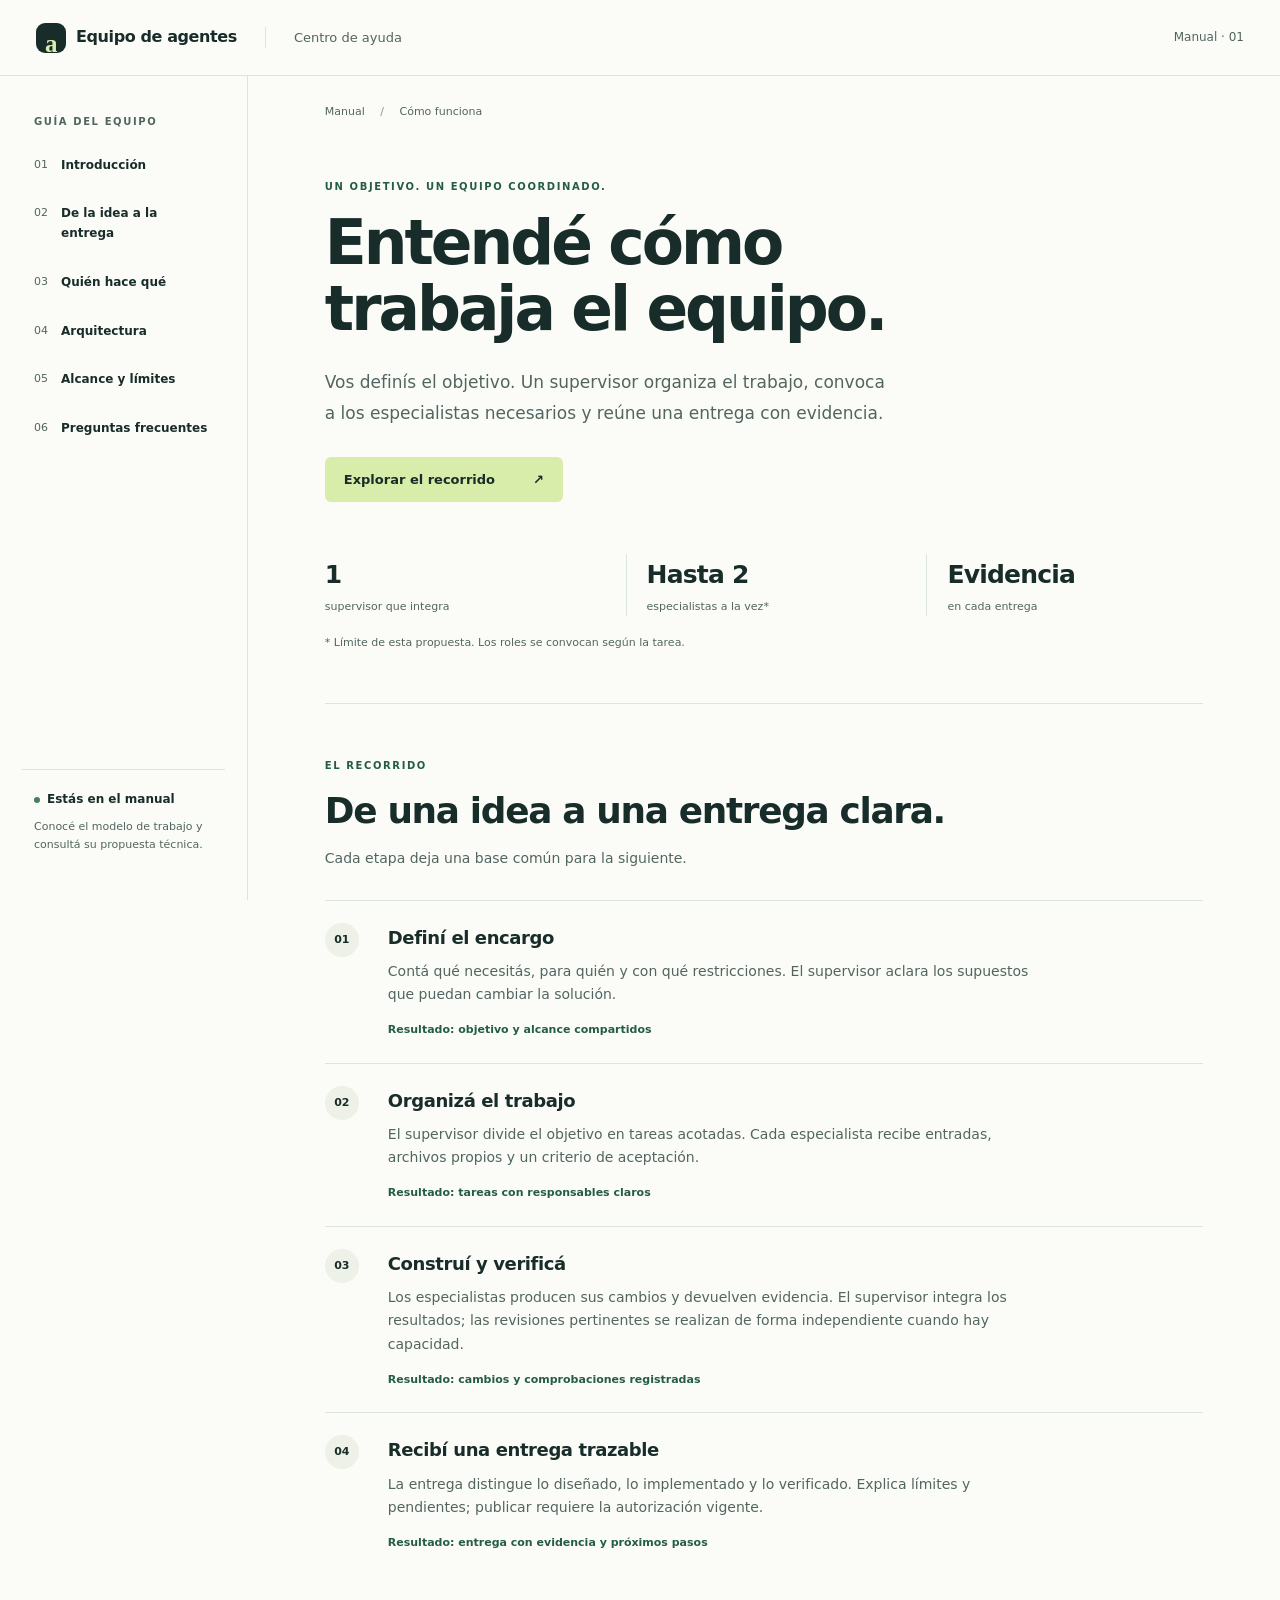
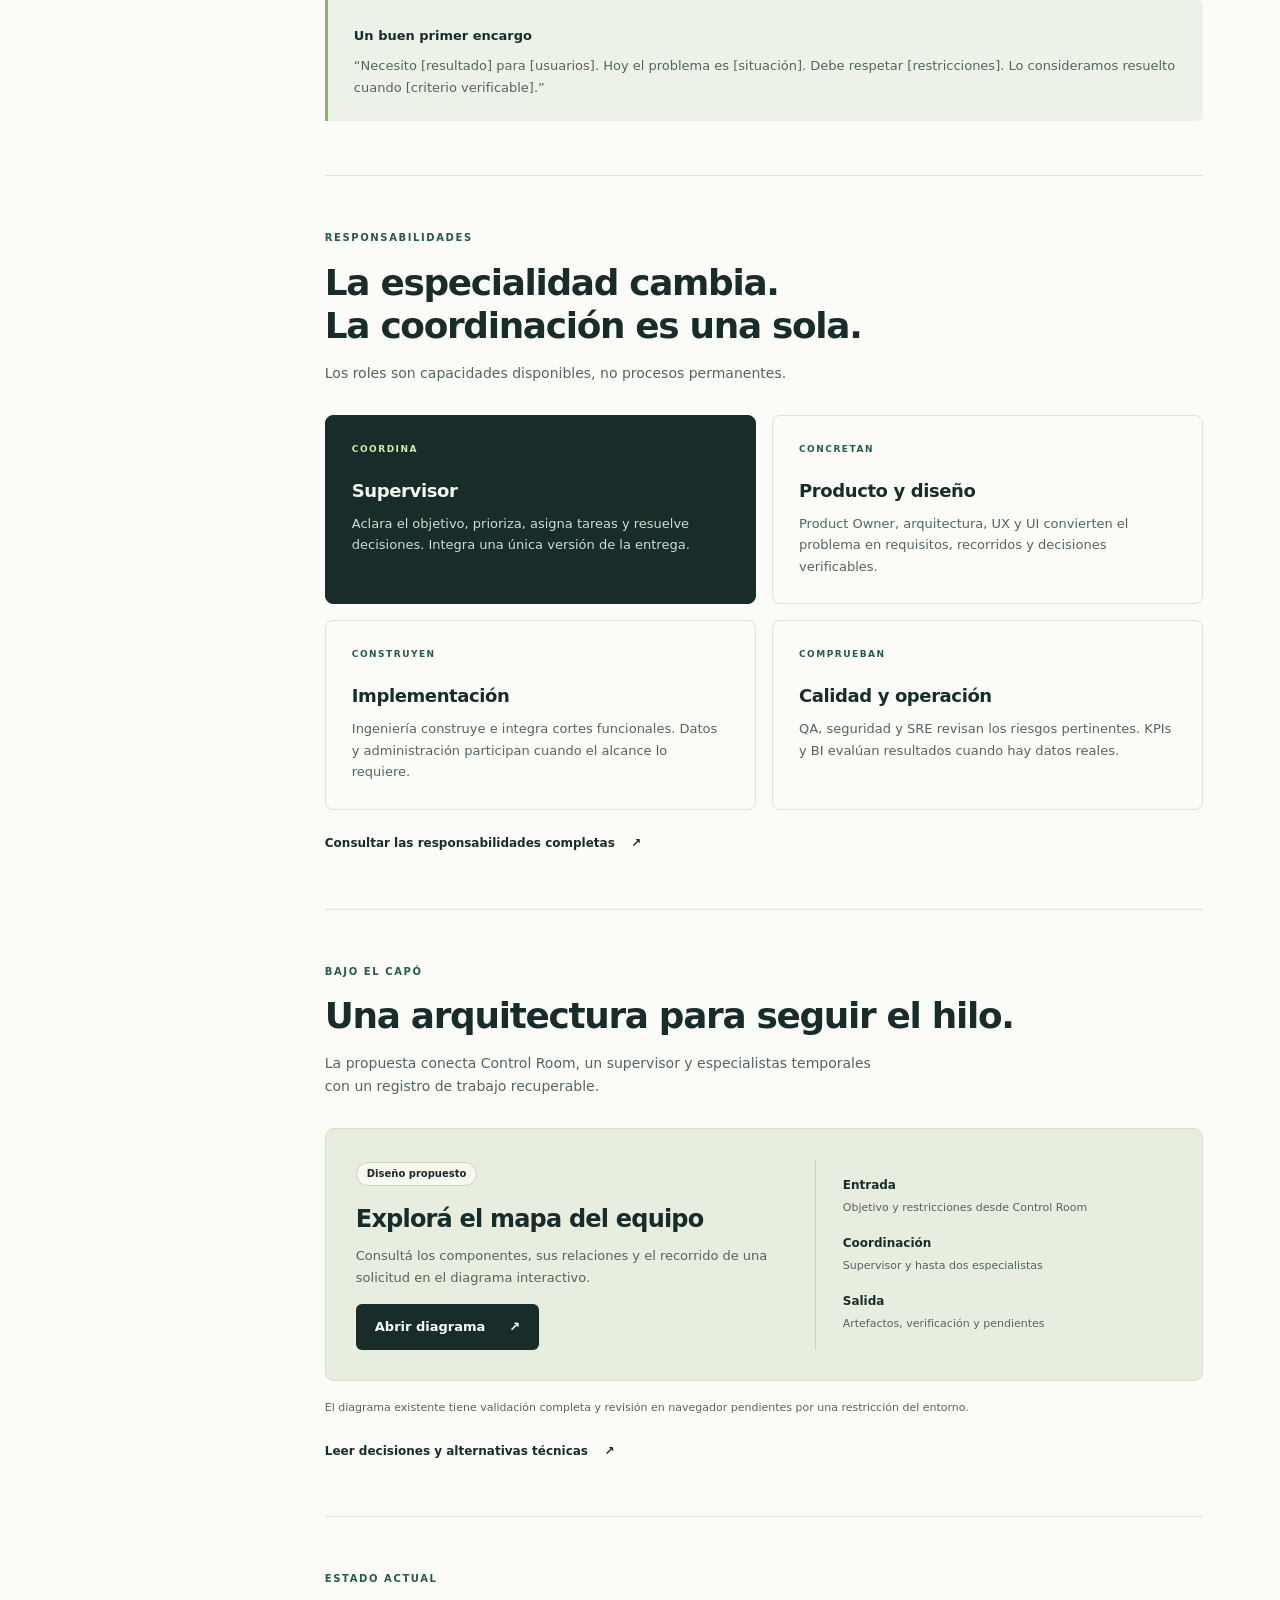
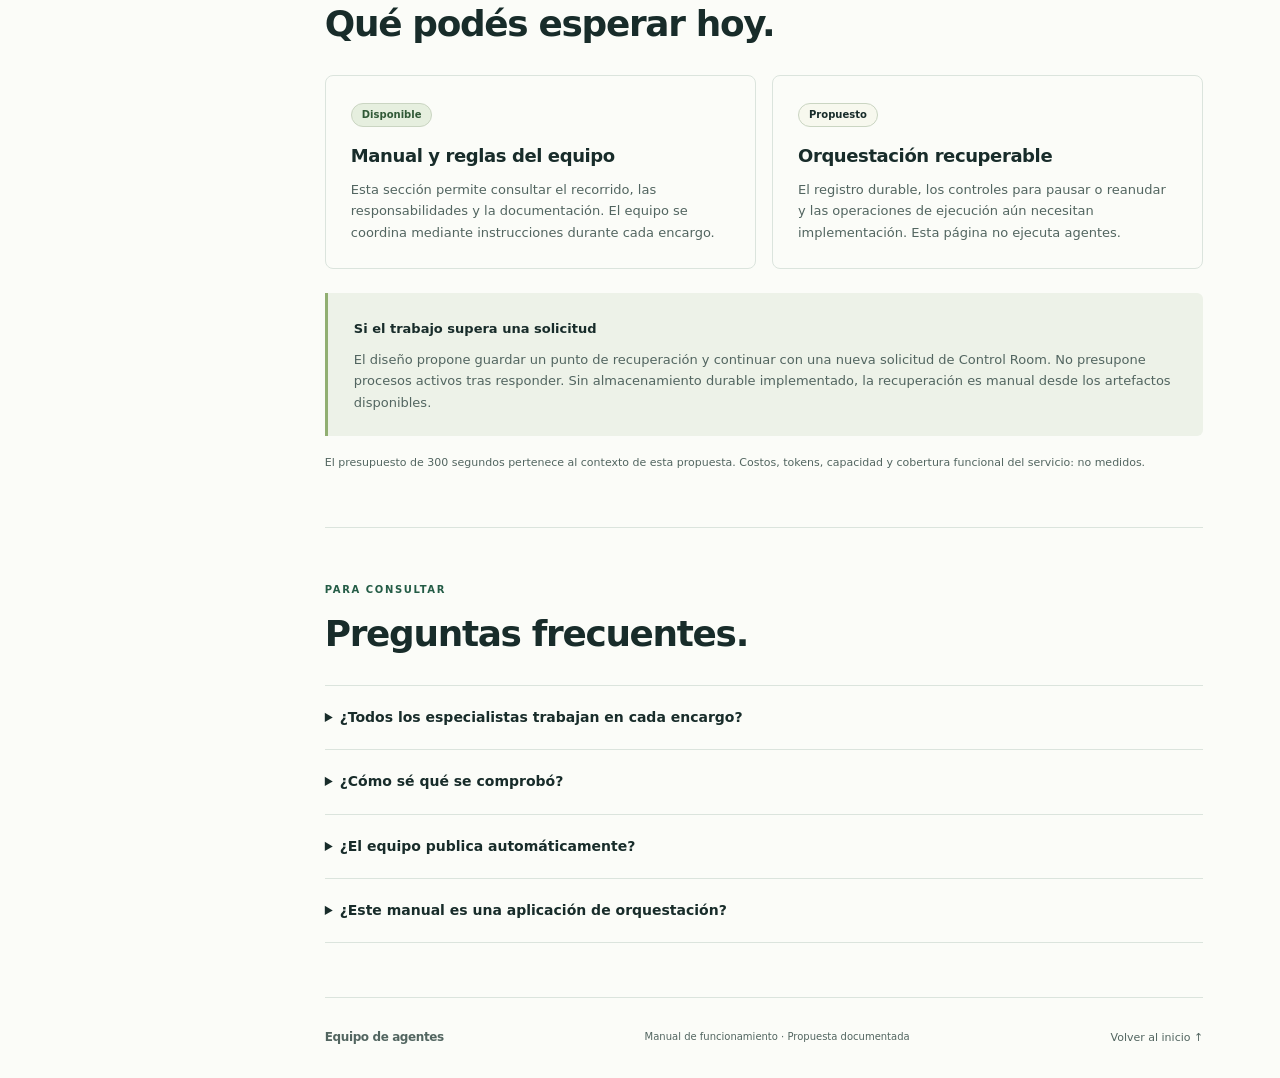
<file: index.html>
<!doctype html>
<html lang="es">
<head>
  <meta charset="utf-8">
  <meta name="viewport" content="width=device-width, initial-scale=1">
  <meta name="description" content="Manual del equipo de agentes: del objetivo a una entrega con evidencia.">
  <title>Cómo funciona · Equipo de agentes</title>
  <link rel="stylesheet" href="manual.css">
</head>
<body>
<a class="skip-link" href="#contenido">Saltar al contenido</a>
<header class="topbar"><a class="brand" href="#inicio" aria-label="Equipo de agentes, inicio"><span class="brand-icon" aria-hidden="true">a</span> Equipo de agentes</a><span class="header-label">Centro de ayuda</span><span class="version">Manual · 01</span></header>
<div class="app-layout">
  <aside class="sidebar">
    <p class="eyebrow">GUÍA DEL EQUIPO</p>
    <nav aria-label="Secciones del manual">
      <a href="#inicio">01 <span>Introducción</span></a>
      <a href="#recorrido">02 <span>De la idea a la entrega</span></a>
      <a href="#roles">03 <span>Quién hace qué</span></a>
      <a href="#arquitectura">04 <span>Arquitectura</span></a>
      <a href="#limites">05 <span>Alcance y límites</span></a>
      <a href="#preguntas">06 <span>Preguntas frecuentes</span></a>
    </nav>
    <div class="sidebar-note"><span class="status-dot" aria-hidden="true"></span><strong>Estás en el manual</strong><p>Conocé el modelo de trabajo y consultá su propuesta técnica.</p></div>
  </aside>
  <main id="contenido">
    <section class="hero" id="inicio" aria-labelledby="titulo">
      <p class="breadcrumb">Manual <span aria-hidden="true">/</span> Cómo funciona</p>
      <p class="eyebrow accent">UN OBJETIVO. UN EQUIPO COORDINADO.</p>
      <h1 id="titulo">Entendé cómo<br>trabaja el equipo.</h1>
      <p class="intro">Vos definís el objetivo. Un supervisor organiza el trabajo, convoca a los especialistas necesarios y reúne una entrega con evidencia.</p>
      <a class="button" href="#recorrido">Explorar el recorrido <span aria-hidden="true">↗</span></a>
      <div class="hero-facts"><div><strong>1</strong><span>supervisor que integra</span></div><div><strong>Hasta 2</strong><span>especialistas a la vez*</span></div><div><strong>Evidencia</strong><span>en cada entrega</span></div></div>
      <p class="footnote">* Límite de esta propuesta. Los roles se convocan según la tarea.</p>
    </section>
    <section class="section" id="recorrido" aria-labelledby="recorrido-titulo">
      <div class="section-heading"><p class="eyebrow">EL RECORRIDO</p><h2 id="recorrido-titulo">De una idea a una entrega clara.</h2><p>Cada etapa deja una base común para la siguiente.</p></div>
      <ol class="steps">
        <li><span class="step-number">01</span><div><h3>Definí el encargo</h3><p>Contá qué necesitás, para quién y con qué restricciones. El supervisor aclara los supuestos que puedan cambiar la solución.</p><span class="step-output">Resultado: objetivo y alcance compartidos</span></div></li>
        <li><span class="step-number">02</span><div><h3>Organizá el trabajo</h3><p>El supervisor divide el objetivo en tareas acotadas. Cada especialista recibe entradas, archivos propios y un criterio de aceptación.</p><span class="step-output">Resultado: tareas con responsables claros</span></div></li>
        <li><span class="step-number">03</span><div><h3>Construí y verificá</h3><p>Los especialistas producen sus cambios y devuelven evidencia. El supervisor integra los resultados; las revisiones pertinentes se realizan de forma independiente cuando hay capacidad.</p><span class="step-output">Resultado: cambios y comprobaciones registradas</span></div></li>
        <li><span class="step-number">04</span><div><h3>Recibí una entrega trazable</h3><p>La entrega distingue lo diseñado, lo implementado y lo verificado. Explica límites y pendientes; publicar requiere la autorización vigente.</p><span class="step-output">Resultado: entrega con evidencia y próximos pasos</span></div></li>
      </ol>
      <aside class="callout"><strong>Un buen primer encargo</strong><p>“Necesito [resultado] para [usuarios]. Hoy el problema es [situación]. Debe respetar [restricciones]. Lo consideramos resuelto cuando [criterio verificable].”</p></aside>
    </section>
    <section class="section" id="roles" aria-labelledby="roles-titulo"><div class="section-heading"><p class="eyebrow">RESPONSABILIDADES</p><h2 id="roles-titulo">La especialidad cambia.<br>La coordinación es una sola.</h2><p>Los roles son capacidades disponibles, no procesos permanentes.</p></div><div class="role-grid">
      <article class="role-card primary"><span class="role-label">COORDINA</span><h3>Supervisor</h3><p>Aclara el objetivo, prioriza, asigna tareas y resuelve decisiones. Integra una única versión de la entrega.</p></article>
      <article class="role-card"><span class="role-label">CONCRETAN</span><h3>Producto y diseño</h3><p>Product Owner, arquitectura, UX y UI convierten el problema en requisitos, recorridos y decisiones verificables.</p></article>
      <article class="role-card"><span class="role-label">CONSTRUYEN</span><h3>Implementación</h3><p>Ingeniería construye e integra cortes funcionales. Datos y administración participan cuando el alcance lo requiere.</p></article>
      <article class="role-card"><span class="role-label">COMPRUEBAN</span><h3>Calidad y operación</h3><p>QA, seguridad y SRE revisan los riesgos pertinentes. KPIs y BI evalúan resultados cuando hay datos reales.</p></article>
    </div><a class="text-link" href="EQUIPO.md">Consultar las responsabilidades completas <span aria-hidden="true">↗</span></a></section>
    <section class="section" id="arquitectura" aria-labelledby="arquitectura-titulo"><div class="section-heading"><p class="eyebrow">BAJO EL CAPÓ</p><h2 id="arquitectura-titulo">Una arquitectura para seguir el hilo.</h2><p>La propuesta conecta Control Room, un supervisor y especialistas temporales con un registro de trabajo recuperable.</p></div>
      <div class="architecture-card"><div><span class="tag">Diseño propuesto</span><h3>Explorá el mapa del equipo</h3><p>Consultá los componentes, sus relaciones y el recorrido de una solicitud en el diagrama interactivo.</p><a class="button dark" href=".archify/architecture-equipo-20261024/equipo.html">Abrir diagrama <span aria-hidden="true">↗</span></a></div><div class="architecture-summary"><p><strong>Entrada</strong> Objetivo y restricciones desde Control Room</p><p><strong>Coordinación</strong> Supervisor y hasta dos especialistas</p><p><strong>Salida</strong> Artefactos, verificación y pendientes</p></div></div>
      <p class="footnote">El diagrama existente tiene validación completa y revisión en navegador pendientes por una restricción del entorno.</p><a class="text-link" href="docs/propuesta-arquitectura.md">Leer decisiones y alternativas técnicas <span aria-hidden="true">↗</span></a>
    </section>
    <section class="section" id="limites" aria-labelledby="limites-titulo"><div class="section-heading"><p class="eyebrow">ESTADO ACTUAL</p><h2 id="limites-titulo">Qué podés esperar hoy.</h2></div><div class="scope-grid"><article><span class="tag ready">Disponible</span><h3>Manual y reglas del equipo</h3><p>Esta sección permite consultar el recorrido, las responsabilidades y la documentación. El equipo se coordina mediante instrucciones durante cada encargo.</p></article><article><span class="tag">Propuesto</span><h3>Orquestación recuperable</h3><p>El registro durable, los controles para pausar o reanudar y las operaciones de ejecución aún necesitan implementación. Esta página no ejecuta agentes.</p></article></div><div class="callout"><strong>Si el trabajo supera una solicitud</strong><p>El diseño propone guardar un punto de recuperación y continuar con una nueva solicitud de Control Room. No presupone procesos activos tras responder. Sin almacenamiento durable implementado, la recuperación es manual desde los artefactos disponibles.</p></div><p class="footnote">El presupuesto de 300 segundos pertenece al contexto de esta propuesta. Costos, tokens, capacidad y cobertura funcional del servicio: no medidos.</p></section>
    <section class="section" id="preguntas" aria-labelledby="preguntas-titulo"><div class="section-heading"><p class="eyebrow">PARA CONSULTAR</p><h2 id="preguntas-titulo">Preguntas frecuentes.</h2></div><div class="faq"><details><summary>¿Todos los especialistas trabajan en cada encargo?</summary><p>No. El supervisor convoca únicamente las especialidades necesarias. La propuesta limita a dos especialistas simultáneos y permite trabajar por tandas.</p></details><details><summary>¿Cómo sé qué se comprobó?</summary><p>Cada entrega debe indicar las verificaciones ejecutadas, su resultado y los pendientes. Una comprobación sin ejecutar no cuenta como aprobada; una métrica sin datos se informa como “no medida”.</p></details><details><summary>¿El equipo publica automáticamente?</summary><p>Las acciones externas respetan la autorización vigente. Un encargo de un especialista no concede permisos adicionales para publicar o enviar mensajes.</p></details><details><summary>¿Este manual es una aplicación de orquestación?</summary><p>Es una sección de consulta estática, preparada para integrarse en una aplicación. El servicio descrito en la propuesta todavía no está implementado ni desplegado.</p></details></div></section>
    <footer><a class="brand" href="#inicio">Equipo de agentes</a><p>Manual de funcionamiento · Propuesta documentada</p><a href="#inicio">Volver al inicio ↑</a></footer>
  </main>
</div>
</body>
</html>
</file>
<file: manual.css>
:root{--ink:#182c2a;--muted:#526560;--line:#dbe4dd;--paper:#fbfcf8;--green:#245c46;--lime:#d8edaa;--sidebar:248px}*{box-sizing:border-box}html{scroll-behavior:smooth;scroll-padding-top:90px}body{margin:0;background:var(--paper);color:var(--ink);font-family:Inter,ui-sans-serif,system-ui,-apple-system,BlinkMacSystemFont,"Segoe UI",sans-serif;font-size:15px;line-height:1.65}a{color:inherit;text-decoration:none}a:focus-visible,summary:focus-visible{outline:3px solid #3c724d;outline-offset:5px}a:hover{text-decoration:underline;text-underline-offset:4px}.skip-link{position:fixed;left:20px;top:-90px;z-index:4;padding:12px;background:var(--ink);color:white}.skip-link:focus{top:12px}.topbar{height:76px;position:sticky;top:0;z-index:2;display:flex;align-items:center;gap:28px;padding:0 36px;background:rgba(251,252,248,.97);border-bottom:1px solid var(--line)}.brand{font-size:16px;font-weight:750;letter-spacing:-.4px;display:inline-flex;align-items:center;gap:10px}.brand-icon{display:grid;place-items:center;width:30px;height:30px;background:var(--ink);color:var(--lime);border-radius:9px;font-size:25px;font-family:Georgia,serif}.header-label{font-size:13px;color:var(--muted);border-left:1px solid var(--line);padding-left:28px}.version{margin-left:auto;font-size:12px;color:var(--muted)}.app-layout{display:grid;grid-template-columns:var(--sidebar) minmax(0,1fr);max-width:1600px;margin:auto}.sidebar{position:sticky;top:76px;height:calc(100vh - 76px);border-right:1px solid var(--line);padding:38px 22px;display:flex;flex-direction:column}.eyebrow{font-size:10px;font-weight:750;letter-spacing:1.6px;margin:0 0 14px}.sidebar>.eyebrow{padding-left:12px;color:var(--muted)}nav{display:grid;gap:7px}nav a{display:flex;gap:13px;padding:11px 12px;border-radius:6px;font-size:11px;color:var(--muted)}nav a span{font-size:12px;font-weight:600;color:var(--ink)}nav a:hover{background:#eaf0e4;text-decoration:none}.sidebar-note{margin-top:auto;padding:20px 12px 0;border-top:1px solid var(--line);font-size:11px;color:var(--muted)}.sidebar-note strong{font-size:12px;color:var(--ink)}.sidebar-note p{margin:8px 0}.status-dot{display:inline-block;width:6px;height:6px;background:#43815b;border-radius:50%;margin-right:7px}main{min-width:0;padding:0 clamp(28px,6vw,110px)}.hero{padding:27px 0 50px;border-bottom:1px solid var(--line)}.breadcrumb{font-size:11px;color:var(--muted);margin:0 0 58px}.breadcrumb span{padding:0 12px;color:#87978d}.accent{color:var(--green)}h1{font-size:clamp(40px,4.8vw,72px);letter-spacing:-3px;line-height:1.08;font-weight:620;margin:0 0 25px}h2{font-size:clamp(27px,2.8vw,39px);line-height:1.2;font-weight:600;letter-spacing:-1.3px;margin:0 0 15px}h3{font-size:18px;font-weight:650;letter-spacing:-.4px;line-height:1.35;margin:0 0 10px}p{margin:0 0 16px}.intro{max-width:570px;font-size:17px;line-height:1.8;color:var(--muted);margin-bottom:28px}.button{display:inline-flex;align-items:center;gap:38px;border-radius:6px;padding:12px 19px;background:var(--lime);font-size:13px;font-weight:650}.button:hover{background:#cce694;text-decoration:none}.hero-facts{display:grid;grid-template-columns:repeat(3,1fr);gap:24px;margin-top:52px}.hero-facts div{border-left:1px solid var(--line);padding-left:20px;display:grid;gap:3px}.hero-facts div:first-child{padding-left:0;border:0}.hero-facts strong{font-size:25px;font-weight:550;letter-spacing:-.8px}.hero-facts span{font-size:11px;color:var(--muted)}.footnote{font-size:11px;line-height:1.7;color:var(--muted);margin:18px 0 0}.section{padding:54px 0;border-bottom:1px solid var(--line)}.section-heading{margin-bottom:30px}.section-heading>.eyebrow{color:var(--green)}.section-heading>p:last-child{max-width:570px;color:var(--muted);font-size:14px;margin-bottom:0}.steps{padding:0;margin:0;list-style:none}.steps li{display:grid;grid-template-columns:44px 1fr;gap:19px;padding:22px 0;border-top:1px solid var(--line)}.step-number{font-size:11px;background:#edf1e8;display:grid;place-items:center;width:34px;height:34px;border-radius:50%;font-weight:600}.steps h3{margin-top:3px}.steps p{font-size:14px;color:var(--muted);max-width:650px;margin-bottom:10px}.step-output{font-size:11px;font-weight:600;color:var(--green)}.callout{padding:23px 26px;background:#edf2e8;border-left:3px solid #91af72;margin-top:24px;border-radius:0 6px 6px 0}.callout strong{font-size:13px}.callout p{font-size:13px;color:var(--muted);margin:8px 0 0}.role-grid,.scope-grid{display:grid;grid-template-columns:1fr 1fr;gap:16px}.role-card{padding:26px;border:1px solid var(--line);border-radius:8px}.role-card.primary{background:var(--ink);color:#f4f7ed;border-color:var(--ink)}.role-label{font-size:9px;letter-spacing:1.5px;font-weight:650;display:block;margin-bottom:22px;color:var(--green)}.primary .role-label{color:var(--lime)}.role-card p{font-size:13px;color:var(--muted);margin:0}.primary p{color:#d0dcd2}.text-link{display:inline-block;font-size:12px;font-weight:600;margin-top:24px}.text-link span{margin-left:12px}.architecture-card{background:#e8eedf;border:1px solid #d5dfc9;border-radius:9px;padding:30px;display:grid;grid-template-columns:1.2fr 1fr;gap:30px;align-items:center}.tag{display:inline-block;font-size:10px;font-weight:600;border:1px solid #cad5c2;border-radius:20px;padding:3px 10px;margin-bottom:17px;background:#f7f8ee}.architecture-card h3{font-size:24px;letter-spacing:-.8px}.architecture-card p{font-size:13px;color:var(--muted)}.dark{background:var(--ink);color:white;gap:24px}.dark:hover{background:#2c4940}.architecture-summary{border-left:1px solid #c9d4bf;padding-left:27px}.architecture-summary p{margin:17px 0;font-size:11px}.architecture-summary strong{display:block;color:var(--ink);font-size:12px;margin-bottom:3px}.scope-grid article{border:1px solid var(--line);border-radius:8px;padding:25px}.scope-grid p{font-size:13px;color:var(--muted);margin:0}.ready{background:#e6efdf;color:#315937}.faq{border-top:1px solid var(--line)}details{border-bottom:1px solid var(--line);padding:20px 0}summary{cursor:pointer;font-size:14px;font-weight:600;padding-right:20px}details p{font-size:13px;color:var(--muted);margin:16px 0 0;max-width:650px}footer{display:flex;flex-wrap:wrap;align-items:center;gap:20px;justify-content:space-between;padding:30px 0;font-size:10px;color:var(--muted)}footer .brand{font-size:12px}footer p{margin:0}footer>a:last-child{font-size:11px}@media(min-width:1500px){main{padding-left:100px;padding-right:100px}}@media(max-width:1000px){:root{--sidebar:205px}.topbar{padding:0 24px}.sidebar{padding:30px 12px}nav a{gap:8px;padding-left:9px}nav a span{font-size:11px}.architecture-card{grid-template-columns:1fr}.architecture-summary{border-left:0;border-top:1px solid #c9d4bf;padding:5px 0 0;display:grid;grid-template-columns:repeat(3,1fr);gap:12px}h1{letter-spacing:-2px}}@media(max-width:700px){html{scroll-padding-top:84px}.topbar{height:64px;padding:0 20px}.header-label{display:none}.app-layout{display:block}.sidebar{position:static;width:auto;height:auto;padding:20px;border-right:0;border-bottom:1px solid var(--line)}.sidebar>.eyebrow,.sidebar-note{display:none}nav{display:flex;overflow-x:auto;gap:8px;padding:3px 0 6px}nav a{flex-shrink:0;background:#eef2e9;padding:8px 11px}main{padding:0 23px}.hero{padding-top:23px}.breadcrumb{margin-bottom:38px}h1{font-size:44px;letter-spacing:-2px}.intro{font-size:15px}.hero-facts{gap:12px;margin-top:38px}.hero-facts strong{font-size:22px}.hero-facts span{font-size:10px}.hero-facts div{padding-left:12px}.section{padding:40px 0}.role-grid,.scope-grid{grid-template-columns:1fr}.role-card{padding:23px}.role-label{margin-bottom:14px}.architecture-card{padding:24px;gap:20px}.architecture-summary{grid-template-columns:1fr;gap:0}.architecture-summary p{margin:12px 0}.steps li{grid-template-columns:33px 1fr;gap:12px}.callout{padding:19px}footer{gap:12px}footer p{width:100%;order:3}}@media(prefers-reduced-motion:reduce){html{scroll-behavior:auto}}
</file>
